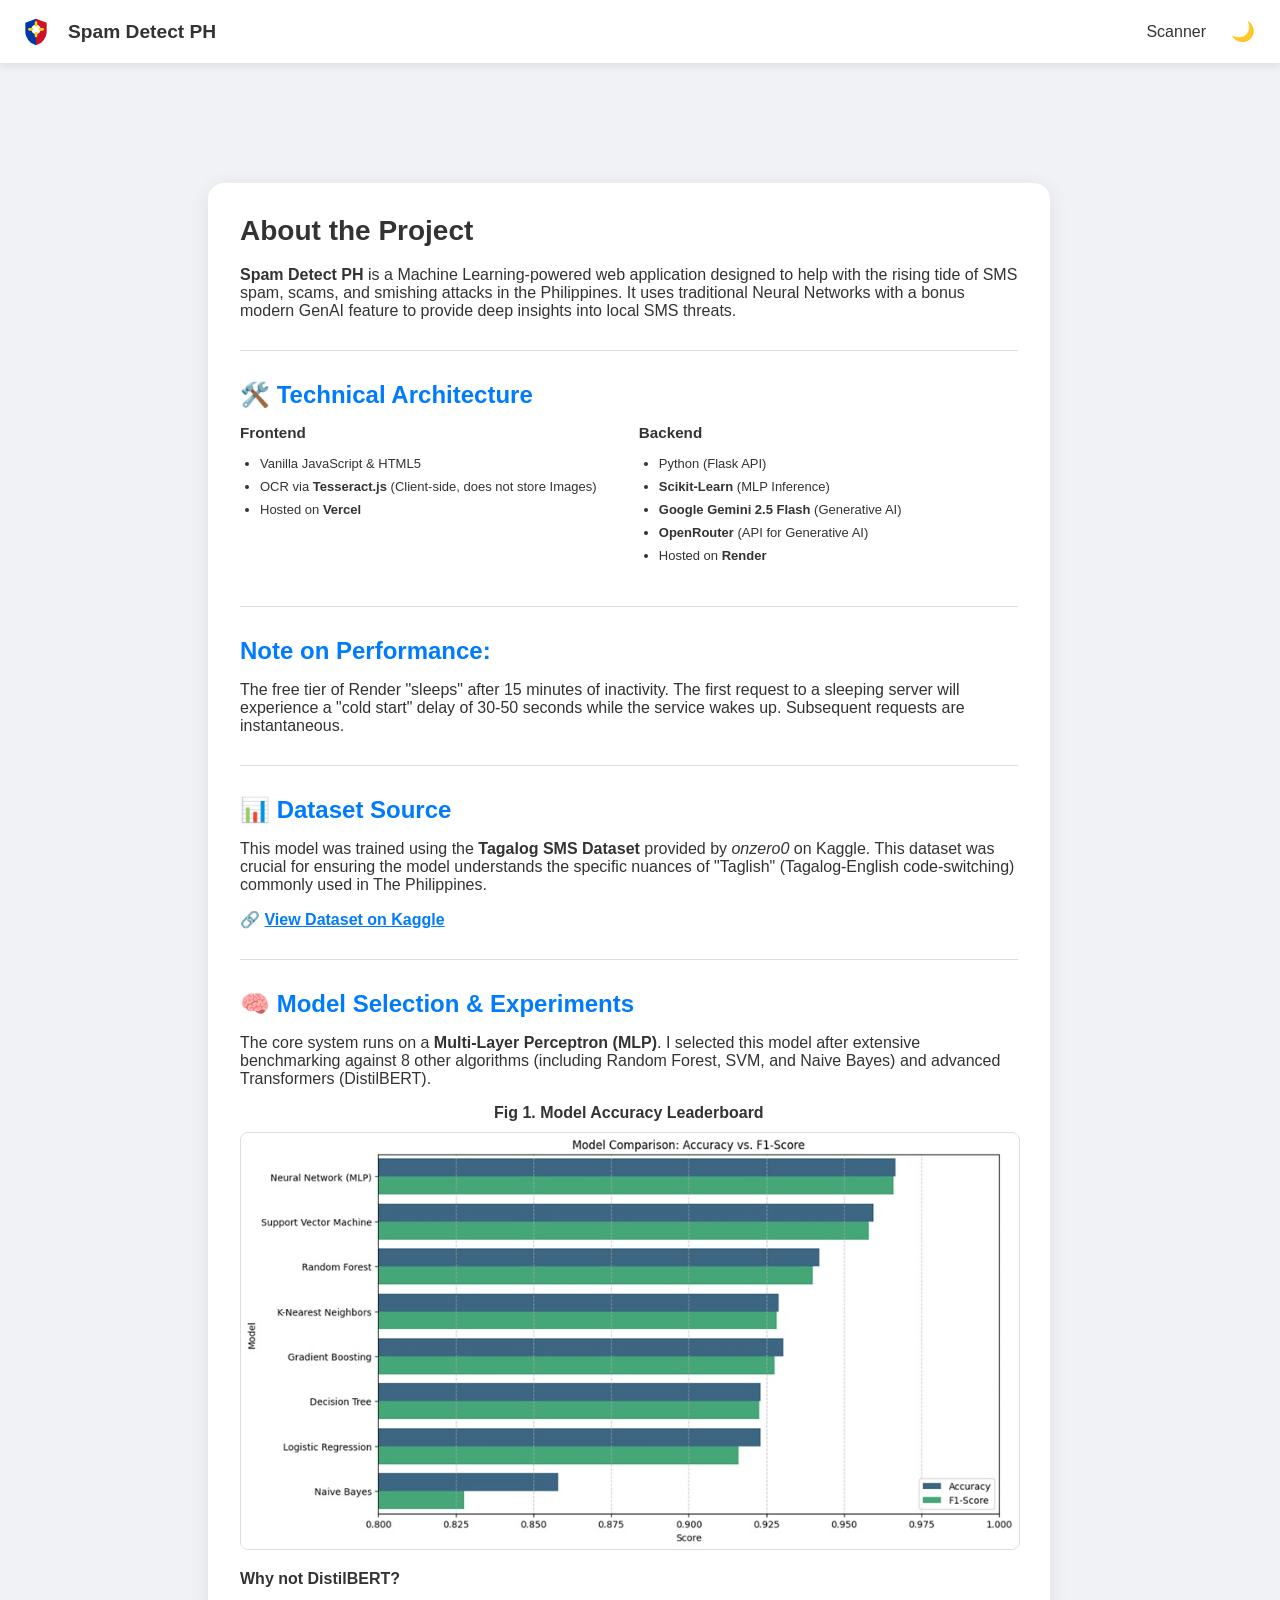
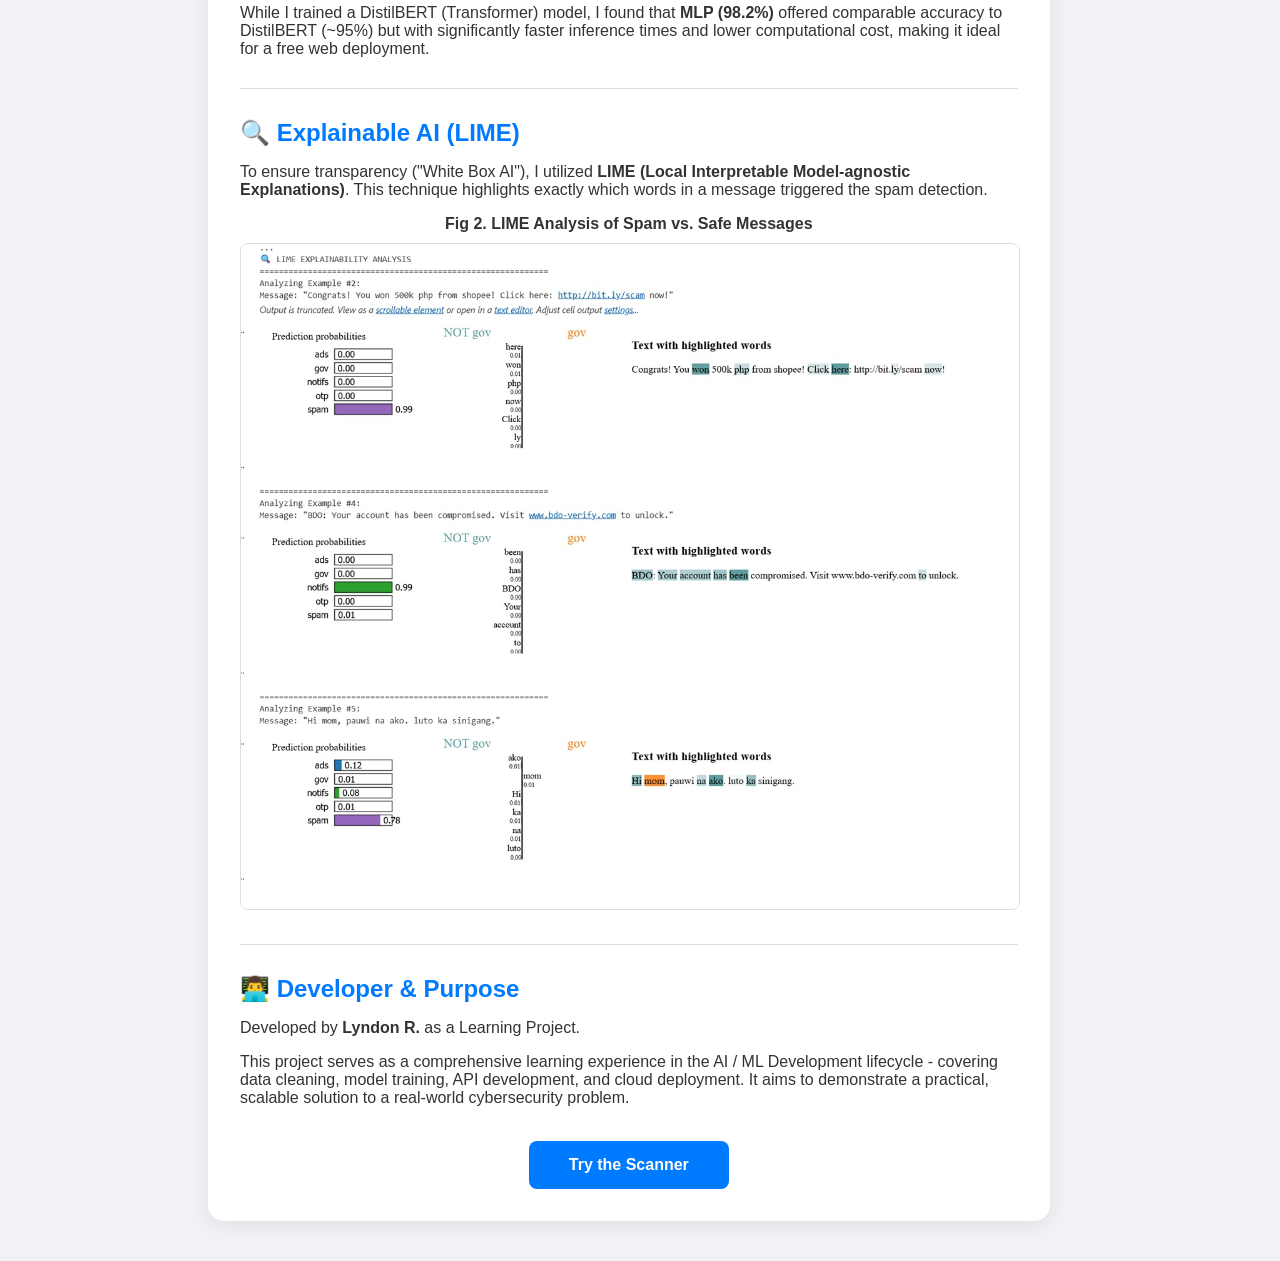
<file: about.html>
<!DOCTYPE html>
<html lang="en">
<head>
    <meta charset="UTF-8">
    <meta name="viewport" content="width=device-width, initial-scale=1.0">
    <title>About - Spam Detect PH</title>
    
    <!-- Stylesheet -->
    <link rel="stylesheet" href="style.css">
    
    <!-- Favicon (Browser Tab Icon) -->
    <!-- Make sure you actually created the 'logo.svg' file in your folder! -->
    <link rel="icon" type="image/svg+xml" href="src/images/logo.svg">

    <!-- Social Media Previews (Open Graph) -->
    <meta property="og:title" content="Spam Detect PH - Protect Yourself">
    <meta property="og:description" content="Free spam detection tool for the Philippines. Check SMS and numbers instantly.">
    <!-- TODO: Update these two links once you publish your website -->
    <meta property="og:image" content="https://spam-detectph.vercel.app/src/images/logo.png">
    <meta property="og:url" content="https://spam-detectph.vercel.app/">
    <meta property="og:type" content="website">
</head>

<body>

    <!-- NAVBAR -->
    <header class="navbar">
        <a href="index.html" style="text-decoration: none; color: inherit;">
            <div class="logo-group">
                <img src="src/images/logo.svg" alt="Spam Detect PH Logo" class="logo-icon">
                <span class="logo-text">Spam Detect PH</span>
            </div>
        </a>
        <div class="nav-links">
            <a href="index.html" class="nav-item">Scanner</a>
            <button class="nav-item theme-btn">🌙</button> <!-- Removed ID, kept class -->
        </div>
    </header>

    <!-- WRAPPER TO PUSH CONTENT DOWN -->
    <div style="padding-top: 80px;"> <!-- Adjust 80px if navbar is taller -->
        
        <main class="container" style="max-width: 800px; text-align: left;">
            
            <!-- INTRO -->
            <h1 class="title">About the Project</h1>
            <p><strong>Spam Detect PH</strong> is a Machine Learning-powered web application designed to help with the rising tide of SMS spam, scams, and smishing attacks in the Philippines. It uses traditional Neural Networks with a bonus modern GenAI feature to provide deep insights into local SMS threats.</p>

            <hr class="divider">

            <!-- TECH STACK -->
            <h2>🛠️ Technical Architecture</h2>
            <div class="tech-info-grid" style="grid-template-columns: 1fr 1fr; gap: 20px;">
                <div>
                    <h3>Frontend</h3>
                    <ul style="padding-left: 20px;">
                        <li>Vanilla JavaScript & HTML5</li>
                        <li>OCR via <strong>Tesseract.js</strong> (Client-side, does not store Images)</li>
                        <li>Hosted on <strong>Vercel</strong></li>
                    </ul>
                </div>
                <div>
                    <h3>Backend</h3>
                    <ul style="padding-left: 20px;">
                        <li>Python (Flask API)</li>
                        <li><strong>Scikit-Learn</strong> (MLP Inference)</li>
                        <li><strong>Google Gemini 2.5 Flash</strong> (Generative AI)</li>
                        <li><strong>OpenRouter</strong> (API for Generative AI)</li>
                        <li>Hosted on <strong>Render</strong></li>
                    </ul>
                </div>
            </div>
            <hr class="divider">

            <h2>Note on Performance: </h2>
            <p>The free tier of Render "sleeps" after 15 minutes of inactivity. The first request to a sleeping server will experience a "cold start" delay of 30-50 seconds while the service wakes up. Subsequent requests are instantaneous.</p>

            <hr class="divider">

            <!-- DATASET ATTRIBUTION -->
            <h2>📊 Dataset Source</h2>
            <p>This model was trained using the <strong>Tagalog SMS Dataset</strong> provided by <em>onzero0</em> on Kaggle. This dataset was crucial for ensuring the model understands the specific nuances of "Taglish" (Tagalog-English code-switching) commonly used in The Philippines.</p>
            <p>
                🔗 <a href="https://www.kaggle.com/datasets/onzero0/tagalog-sms" target="_blank" style="color: var(--primary); font-weight: bold;">View Dataset on Kaggle</a>
            </p>

            <hr class="divider">

            <!-- ML MODEL & EXPERIMENTS -->
            <h2>🧠 Model Selection & Experiments</h2>
            <p>The core system runs on a <strong>Multi-Layer Perceptron (MLP)</strong>. I selected this model after extensive benchmarking against 8 other algorithms (including Random Forest, SVM, and Naive Bayes) and advanced Transformers (DistilBERT).</p>

            <!-- CHART 1: MODEL COMPARISON -->
            <div class="image-box">
                <p style="text-align: center; font-weight: bold; margin-bottom: 10px;">Fig 1. Model Accuracy Leaderboard</p>
                <img src="src/images/model_comparison.jpg" alt="Bar chart showing MLP having highest accuracy" style="width: 100%; border-radius: 8px; border: 1px solid var(--border-color);">
            </div>

            <p><strong>Why not DistilBERT?</strong></p>
            <p>While I trained a DistilBERT (Transformer) model, I found that <strong>MLP (98.2%)</strong> offered comparable accuracy to DistilBERT (~95%) but with significantly faster inference times and lower computational cost, making it ideal for a free web deployment.</p>

            <hr class="divider">

            <!-- EXPLAINABILITY -->
            <h2>🔍 Explainable AI (LIME)</h2>
            <p>To ensure transparency ("White Box AI"), I utilized <strong>LIME (Local Interpretable Model-agnostic Explanations)</strong>. This technique highlights exactly which words in a message triggered the spam detection.</p>
            
            <!-- CHART 2: LIME -->
            <div class="image-box">
                <p style="text-align: center; font-weight: bold; margin-bottom: 10px;">Fig 2. LIME Analysis of Spam vs. Safe Messages</p>
                <img src="src/images/lime_analysis.jpg" alt="LIME visualization showing weighted words" style="width: 100%; border-radius: 8px; border: 1px solid var(--border-color);">
            </div>

            <hr class="divider">

            <!-- AUTHOR -->
            <h2>👨‍💻 Developer & Purpose</h2>
            <p>Developed by <strong>Lyndon R.</strong> as a Learning Project.</p>
            <p>This project serves as a comprehensive learning experience in the AI / ML Development lifecycle - covering data cleaning, model training, API development, and cloud deployment. It aims to demonstrate a practical, scalable solution to a real-world cybersecurity problem.</p>

            <br>
            <div style="text-align: center;">
                <!-- IMPORTANT: Changed ID to CLASS so it doesn't confuse the script -->
                <a href="index.html" class="nav-item" style="text-decoration: none; display: inline-block; background-color: var(--primary); color: white; border-radius: 8px; font-weight: bold; padding: 15px 40px;">Try the Scanner</a>
            </div>

        </main>
    </div> <!-- End Wrapper -->

    <script src="src/scripts/script.js"></script>
</body>

</html>
</file>
<file: style.css>
/* =========================================
   1. VARIABLES & THEME (Light/Dark Mode)
   ========================================= */
:root {
    /* LIGHT MODE DEFAULTS */
    --bg-color: #f0f2f5;
    --card-bg: #ffffff;
    --text-color: #333333;
    --border-color: #dddddd;
    --primary: #007bff;        /* Blue */
    --primary-hover: #0056b3;
    --action-btn: #6f42c1;     /* Purple for Analyze */
    --action-hover: #5a32a3;
    --nav-bg: #ffffff;
    --nav-shadow: rgba(0,0,0,0.1);
    
    /* Status Colors */
    --safe-bg: #d4edda;
    --safe-text: #155724;
    --safe-border: #c3e6cb;
    
    --danger-bg: #f8d7da;
    --danger-text: #721c24;
    --danger-border: #f5c6cb;
    
    --caution-bg: #fff3cd;
    --caution-text: #856404;
    --caution-border: #ffeeba;

    --ai-box-bg: #e8f0fe;
    --ai-box-text: #1a73e8;
    --ai-box-border: #1a73e8;
}

[data-theme="dark"] {
    /* DARK MODE OVERRIDES */
    --bg-color: #18191a;
    --card-bg: #242526;
    --text-color: #e4e6eb;
    --border-color: #3e4042;
    --primary: #4595eb;
    --primary-hover: #357abd;
    --action-btn: #8a63d2;
    --action-hover: #6f42c1;
    --nav-bg: #242526;
    --nav-shadow: rgba(255,255,255,0.1);
    
    /* Dark Mode Status Colors (Muted for readability) */
    --safe-bg: #1e3a29;
    --safe-text: #75b798;
    --safe-border: #2b543a;
    
    --danger-bg: #4a1e23;
    --danger-text: #ea868f;
    --danger-border: #6a2e35;
    
    --caution-bg: #423818;
    --caution-text: #ffda6a;
    --caution-border: #665624;

    --ai-box-bg: #1c2b42;
    --ai-box-text: #8ab4f8;
    --ai-box-border: #4285f4;
}

/* =========================================
   2. BASE STYLES
   ========================================= */
body {
    font-family: 'Segoe UI', sans-serif;
    background-color: var(--bg-color);
    color: var(--text-color);
    margin: 0;
    display: flex;
    flex-direction: column;
    align-items: center;
    min-height: 100vh;
    transition: background-color 0.3s ease, color 0.3s ease;
}

/* =========================================
   3. NAVBAR (Fixed Top)
   ========================================= */
.navbar {
    width: 100%;
    background: var(--nav-bg);
    padding: 15px 20px;
    box-shadow: 0 2px 10px var(--nav-shadow);
    display: flex;
    justify-content: space-between;
    align-items: center;
    box-sizing: border-box;
    position: sticky;
    top: 0;
 z-index: 9999; 
}

.logo-group {
    font-weight: bold;
    font-size: 1.2rem;
    display: flex;
    align-items: center;
    gap: 8px;
    color: var(--text-color);
}

.nav-links {
    display: flex;
    align-items: center;
    gap: 20px;
}

.nav-item {
    text-decoration: none;
    color: var(--text-color);
    font-weight: 500;
    cursor: pointer;
    transition: color 0.2s;
}

.nav-item:hover {
    color: var(--primary);
}

.theme-btn {
    background: none;
    border: none;
    font-size: 1.2rem;
    padding: 5px;
}

/* =========================================
   4. MAIN CONTAINER & CARDS
   ========================================= */
.container {
    background: var(--card-bg);
    padding: 2rem;
    border-radius: 16px;
    box-shadow: 0 4px 20px rgba(0,0,0,0.08);
    width: 90%;
    max-width: 500px;
    margin-top: 40px;
    margin-bottom: 40px;
    text-align: center;
    transition: background-color 0.3s ease;
}

.title { margin-top: 0; font-size: 28px; }
.subtitle { color: #888; margin-bottom: 25px; }

/* =========================================
   5. TABS & INPUTS
   ========================================= */
.tabs {
    display: flex;
    gap: 10px;
    margin-bottom: 20px;
}

.tab-btn {
    flex: 1;
    padding: 12px;
    background: var(--bg-color);
    border: 1px solid var(--border-color);
    border-radius: 8px;
    cursor: pointer;
    color: var(--text-color);
    font-weight: 600;
    transition: all 0.2s;
}

.tab-btn.active {
    background: var(--primary);
    color: white;
    border-color: var(--primary);
}

textarea {
    width: 100%;
    height: 120px;
    padding: 15px;
    box-sizing: border-box;
    border: 1px solid var(--border-color);
    border-radius: 12px;
    font-size: 16px;
    resize: none;
    background: var(--bg-color);
    color: var(--text-color);
    margin-bottom: 10px;
}

/* Upload Area */
.upload-area {
    border: 2px dashed var(--border-color);
    border-radius: 12px;
    padding: 40px 20px;
    cursor: pointer;
    transition: all 0.3s ease;
    background: var(--bg-color);
}

.upload-area:hover {
    border-color: var(--primary);
    background: rgba(0, 123, 255, 0.05);
}

.upload-icon { font-size: 40px; margin-bottom: 10px; }
.small-text { font-size: 0.9rem; color: #888; margin-top: 5px; }
.status-text { margin-top: 10px; font-weight: bold; color: var(--primary); }

/* =========================================
   6. BUTTONS
   ========================================= */
#analyzeBtn {
    background-color: var(--action-btn);
    color: white;
    border: none;
    padding: 15px;
    border-radius: 12px;
    cursor: pointer;
    font-size: 18px;
    width: 100%;
    font-weight: bold;
    margin-top: 20px;
    box-shadow: 0 4px 15px rgba(111, 66, 193, 0.3);
    transition: transform 0.1s, background-color 0.2s;
}

#analyzeBtn:hover { background-color: var(--action-hover); }
#analyzeBtn:active { transform: scale(0.98); }

.secondary-btn {
    width: 100%;
    padding: 10px;
    background: var(--bg-color);
    border: 1px solid var(--border-color);
    border-radius: 8px;
    cursor: pointer;
    font-weight: 600;
    color: var(--text-color);
    transition: background 0.2s;
}

.secondary-btn:hover { background: var(--nav-bg); }

/* =========================================
   7. RESULTS & ALERTS
   ========================================= */
.result-card {
    margin-top: 20px;
    padding: 20px;
    border-radius: 12px;
    text-align: left;
    display: none; /* Hidden by default */
}

.result-card.visible { display: block; }

.result-card h2 { margin-top: 0; font-size: 18px; margin-bottom: 5px; }
.status-icon { font-size: 30px; float: right; }
.confidence-text { font-size: 12px; opacity: 0.8; margin-top: 10px; font-weight: bold; text-transform: uppercase; }

/* Dynamic Status Colors */
.safe { background: var(--safe-bg); color: var(--safe-text); border: 1px solid var(--safe-border); }
.danger { background: var(--danger-bg); color: var(--danger-text); border: 1px solid var(--danger-border); }
.caution { background: var(--caution-bg); color: var(--caution-text); border: 1px solid var(--caution-border); }

/* AI Analysis Box */
.ai-box {
    background: var(--ai-box-bg);
    color: var(--ai-box-text);
    padding: 15px;
    border-radius: 8px;
    font-size: 14px;
    border-left: 4px solid var(--ai-box-border);
    text-align: left;
    margin-top: 10px;
    line-height: 1.5;
}

#aiText strong { color: var(--ai-box-border); }

/* =========================================
   8. TECHNICAL DETAILS DROPDOWN
   ========================================= */
.tech-details {
    margin-top: 20px;
    border: none;
    background: transparent;
}

/* The "Button" looking Summary */
.tech-btn {
    width: 100%;
    padding: 12px;
    background: var(--bg-color);
    border: 1px solid var(--border-color);
    border-radius: 8px;
    cursor: pointer;
    font-size: 14px;
    font-weight: 600;
    color: var(--text-color);
    text-align: center;
    list-style: none; 
    transition: background 0.2s;
    box-sizing: border-box;
}

.tech-btn::-webkit-details-marker { display: none; }
.tech-btn:hover { background: var(--nav-bg); }

/* The Hidden Content */
.tech-content {
    margin-top: 15px;
    padding: 15px;
    background: var(--card-bg);
    border: 1px solid var(--border-color);
    border-radius: 8px;
    box-shadow: 0 2px 8px rgba(0,0,0,0.05);
    text-align: left;
    color: var(--text-color);
}

.tech-info-grid {
    display: grid;
    grid-template-columns: 1fr 1fr;
    gap: 10px;
    font-size: 13px;
    color: var(--text-color);
    margin-bottom: 10px;
}

.tech-info-grid p { margin: 2px 0; }

/* LIME Charts */
.lime-container {
    margin-top: 10px;
    display: flex;
    flex-direction: column;
    gap: 8px;
}

.lime-row { display: flex; align-items: center; font-size: 14px; }
.lime-label { width: 80px; text-align: right; margin-right: 10px; font-weight: bold; opacity: 0.8; }
.lime-bar-container { flex-grow: 1; background: #eee; height: 10px; border-radius: 5px; overflow: hidden; }
.lime-bar { height: 100%; }
.danger-bar { background-color: #dc3545; }
.safe-bar { background-color: #28a745; }

/* =========================================
   9. ABOUT PAGE SPECIFICS
   ========================================= */
.divider {
    border: 0;
    height: 1px;
    background: var(--border-color);
    margin: 30px 0;
}

h2 { color: var(--primary); margin-bottom: 15px; }
h3 { margin-top: 0; color: var(--text-color); }
ul li { margin-bottom: 8px; color: var(--text-color); }

table td, table th { color: var(--text-color); }

/* =========================================
   10. UTILITIES
   ========================================= */
.hidden { display: none !important; }

/* Mobile Adjustments */
@media (max-width: 600px) {
    .container { 
        width: 90%;          /* Changed from 100% to 90% so it doesn't touch edges */
        max-width: 100%;     /* Ensure it doesn't overflow */
        border-radius: 12px; /* Keep rounded corners on mobile */
        box-shadow: none; 
        margin-top: 20px;    /* Add some space from the navbar */
        min-height: auto;    /* Allow height to fit content */
        padding: 1.5rem;     /* Slightly less padding inside */
    }
    
    .navbar { 
        position: sticky; 
        top: 0; 
        z-index: 100; 
        padding: 15px 15px; /* Ensure navbar also has breathing room */
    }

    .tech-info-grid { 
        grid-template-columns: 1fr; /* Stack tech details on mobile */
    }
}
.logo-svg {
    margin-right: 10px;
    /* Adds a subtle shadow to make it pop */
    filter: drop-shadow(0 2px 3px rgba(0,0,0,0.2));
    transition: transform 0.2s;
}

/* Optional: Slight hover effect */
.logo-group:hover .logo-svg {
    transform: scale(1.1);
}


/* Define the animation */
@keyframes logoPop {
    0% { transform: scale(0) rotate(-45deg); opacity: 0; }
    80% { transform: scale(1.2) rotate(10deg); opacity: 1; }
    100% { transform: scale(1) rotate(0deg); }
}

/* Apply it to the logo */
.logo-icon {
    /* Existing styles... */
    width: 32px;
    height: 32px;
    margin-right: 8px;
    
    /* NEW ANIMATION LINE */
    animation: logoPop 0.8s cubic-bezier(0.175, 0.885, 0.32, 1.275) forwards;
}


/* Optional: Ensure the text sits in the middle too */
.logo-text {
    /* Keep existing styles */
    opacity: 0; /* Start invisible */
    animation: fadeInUp 0.8s ease-out forwards;
    animation-delay: 0.3s; /* Wait 0.3s before starting */
}


/* Define the animation */
@keyframes fadeInUp {
    from {
        opacity: 0;
        transform: translateY(30px); /* Starts 30px lower */
    }
    to {
        opacity: 1;
        transform: translateY(0);    /* Ends in original position */
    }
}

/* Apply to main container or hero section */
.hero, .container {
    animation: fadeInUp 1s ease-out forwards;
}

.about-container {
    padding-top: 20px; /* Gives space if navbar is sticky */
    position: relative;
    z-index: 1; /* Lower than navbar */
}
</file>
